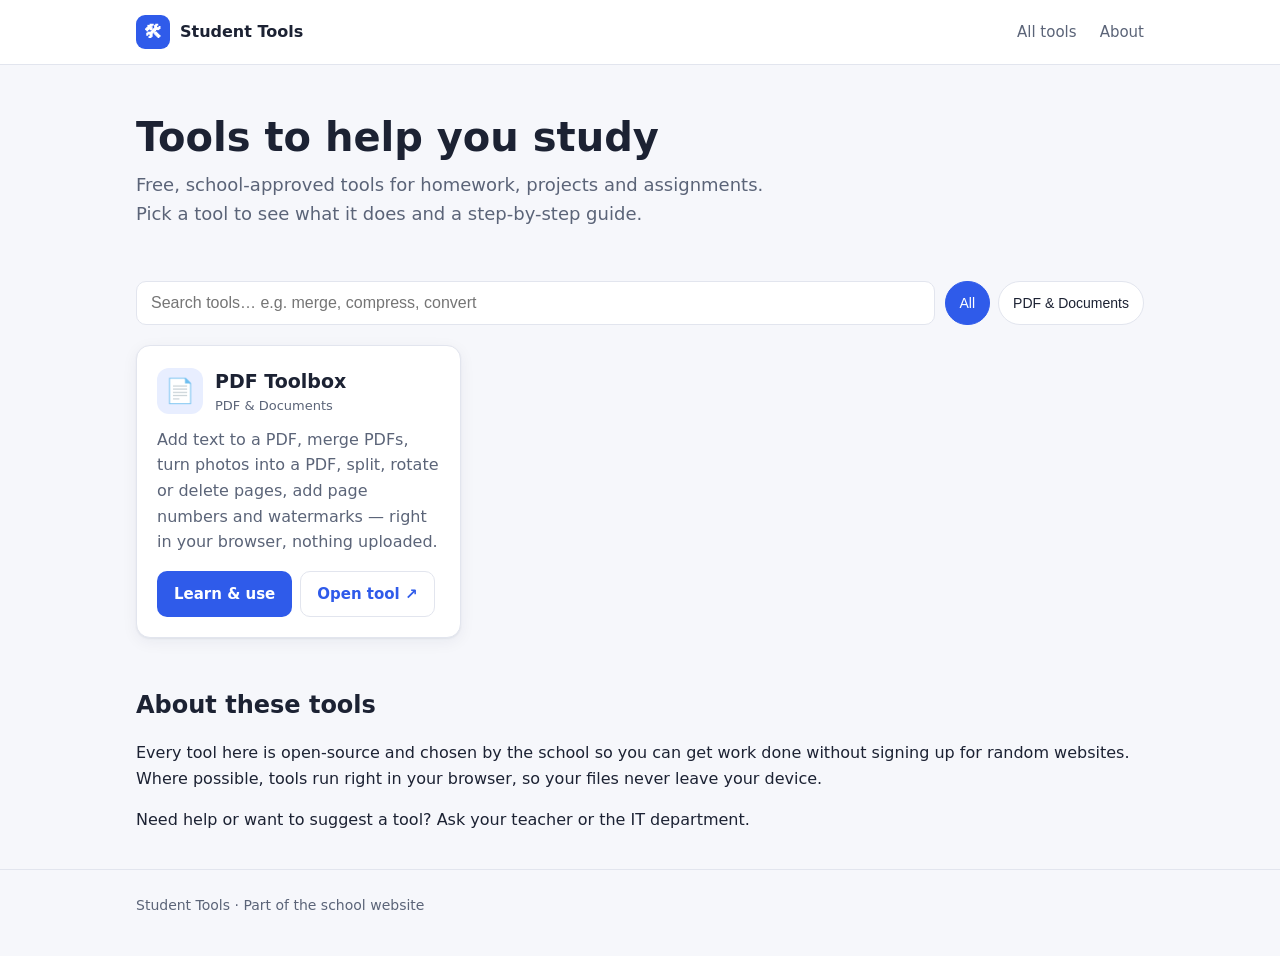
<file: index.html>
<!doctype html>
<html lang="en">
<head>
  <meta charset="utf-8">
  <meta name="viewport" content="width=device-width, initial-scale=1">
  <title>Student Tools</title>
  <meta name="description" content="Free, safe online tools to help students with homework, projects and documents.">
  <link rel="stylesheet" href="assets/style.css">
</head>
<body>
  <header class="site-header">
    <div class="wrap">
      <a class="brand" href="index.html"><span class="brand-mark">🛠</span> Student Tools</a>
      <nav>
        <a href="index.html">All tools</a>
        <a href="#about">About</a>
      </nav>
    </div>
  </header>

  <main class="wrap">
    <section class="hero">
      <h1>Tools to help you study</h1>
      <p>Free, school-approved tools for homework, projects and assignments. Pick a tool to see what it does and a step-by-step guide.</p>
    </section>

    <div class="controls">
      <input id="search" class="search" type="search" placeholder="Search tools… e.g. merge, compress, convert" aria-label="Search tools">
      <div id="chips" class="chips" role="group" aria-label="Filter by category"></div>
    </div>

    <div id="grid" class="grid" aria-live="polite"></div>

    <section id="about" class="block">
      <h2>About these tools</h2>
      <p>Every tool here is open-source and chosen by the school so you can get work done without signing up for random websites. Where possible, tools run right in your browser, so your files never leave your device.</p>
      <p>Need help or want to suggest a tool? Ask your teacher or the IT department.</p>
    </section>
  </main>

  <footer class="site-footer">
    <div class="wrap">Student Tools · Part of the school website</div>
  </footer>

  <script src="assets/tools.js"></script>
  <script>
    (function () {
      var grid = document.getElementById("grid");
      var search = document.getElementById("search");
      var chips = document.getElementById("chips");
      var activeCat = "All";

      var cats = ["All"].concat(
        TOOLS.map(function (t) { return t.category; })
             .filter(function (c, i, a) { return a.indexOf(c) === i; })
      );

      function esc(s) {
        return String(s).replace(/[&<>"']/g, function (c) {
          return { "&": "&amp;", "<": "&lt;", ">": "&gt;", '"': "&quot;", "'": "&#39;" }[c];
        });
      }

      function renderChips() {
        chips.innerHTML = cats.map(function (c) {
          return '<button class="chip" type="button" aria-pressed="' + (c === activeCat) + '" data-cat="' + esc(c) + '">' + esc(c) + "</button>";
        }).join("");
      }

      function renderGrid() {
        var q = search.value.trim().toLowerCase();
        var list = TOOLS.filter(function (t) {
          var inCat = activeCat === "All" || t.category === activeCat;
          var hay = (t.name + " " + t.summary + " " + t.category + " " + (t.tags || []).join(" ")).toLowerCase();
          return inCat && (!q || hay.indexOf(q) !== -1);
        });

        if (!list.length) {
          grid.innerHTML = '<p class="empty">No tools match your search.</p>';
          return;
        }

        grid.innerHTML = list.map(function (t) {
          return (
            '<article class="card" data-tool="' + esc(t.id) + '">' +
              '<div class="card-top">' +
                '<div class="card-icon" aria-hidden="true">' + esc(t.icon) + "</div>" +
                '<div><h3 data-field="name">' + esc(t.name) + '</h3><div class="cat" data-field="category">' + esc(t.category) + "</div></div>" +
              "</div>" +
              '<p data-field="summary">' + esc(t.summary) + "</p>" +
              '<div class="card-actions">' +
                '<a class="btn btn-primary" href="' + esc(t.page) + '">Learn &amp; use</a>' +
                '<a class="btn btn-ghost" href="' + esc(t.openUrl) + '" target="_blank" rel="noopener">Open tool ↗</a>' +
              "</div>" +
            "</article>"
          );
        }).join("");
      }

      chips.addEventListener("click", function (e) {
        var b = e.target.closest(".chip");
        if (!b) return;
        activeCat = b.getAttribute("data-cat");
        renderChips();
        renderGrid();
      });
      search.addEventListener("input", renderGrid);

      renderChips();
      renderGrid();
    })();
  </script>
</body>
</html>
</file>
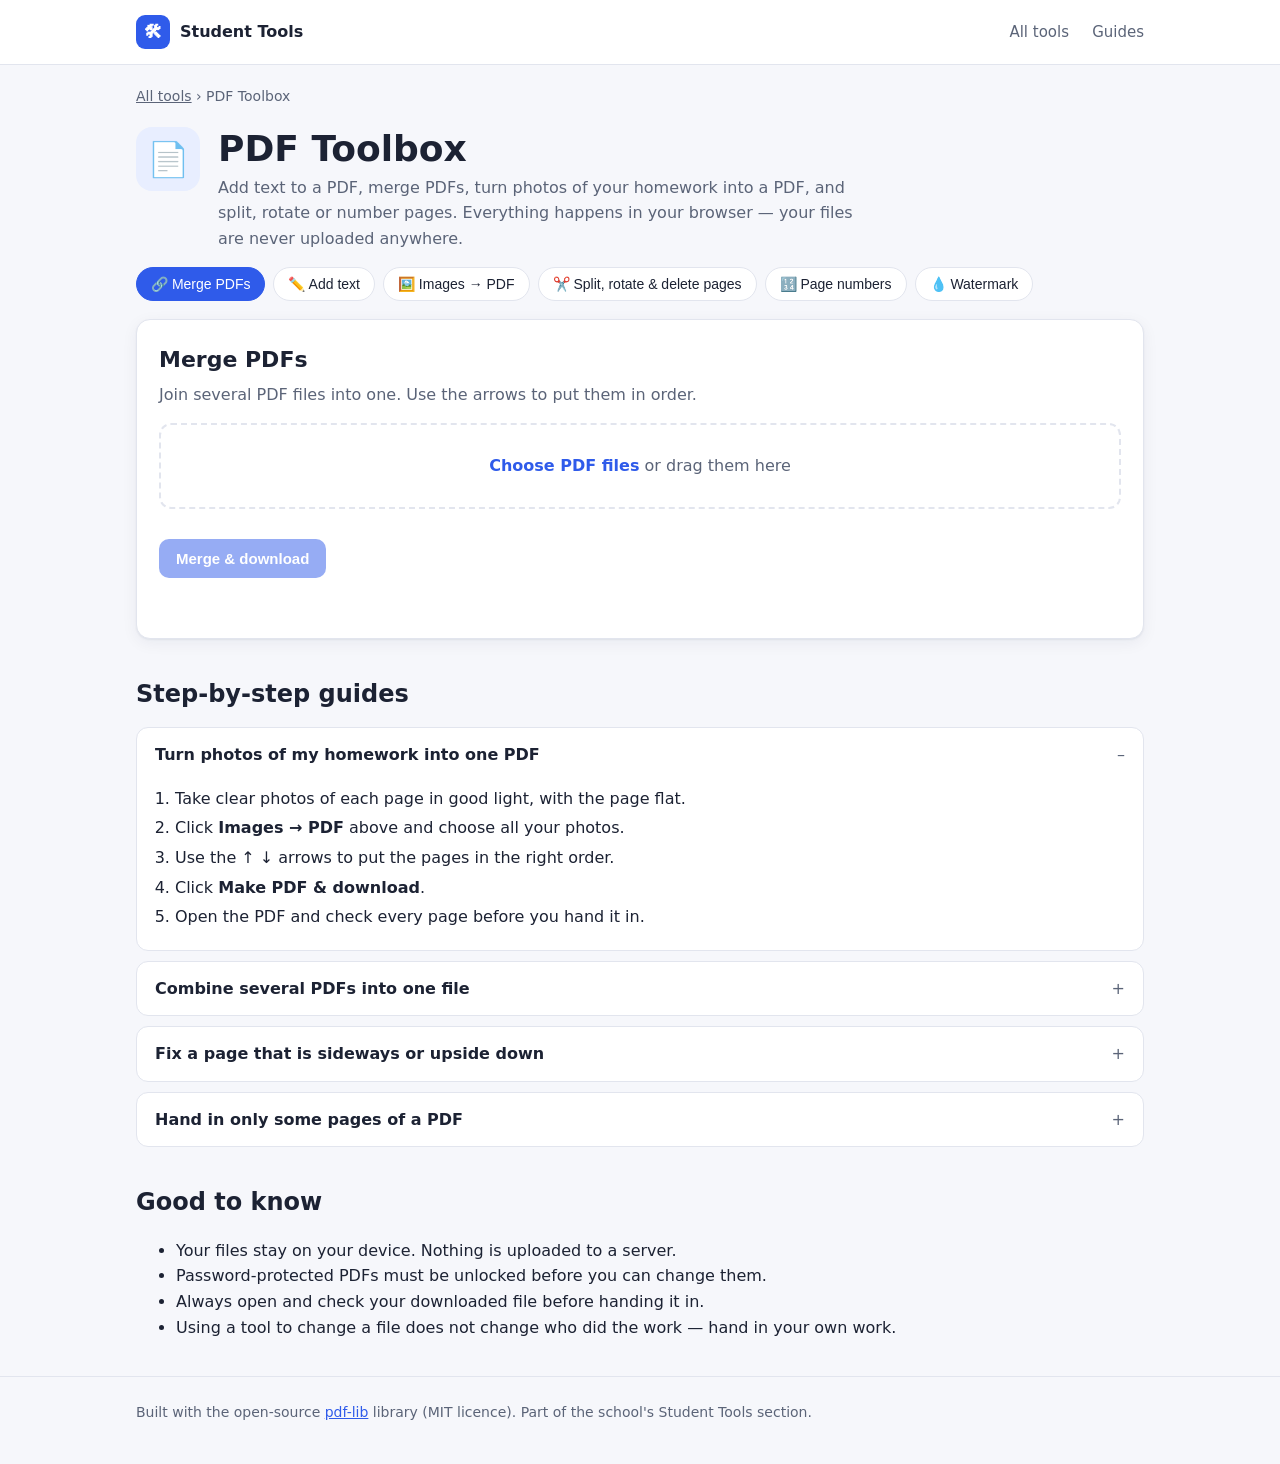
<file: tools/pdf-tools.html>
<!doctype html>
<html lang="en">
<head>
  <meta charset="utf-8">
  <meta name="viewport" content="width=device-width, initial-scale=1">
  <title>PDF Toolbox</title>
  <meta name="description" content="Merge PDFs, turn photos into a PDF, split, rotate, delete pages, add page numbers and watermarks — free, in your browser.">
  <link rel="stylesheet" href="../assets/style.css">
  <style>
    [hidden] { display: none !important; }
    .tabs { display: flex; flex-wrap: wrap; gap: 8px; margin: 8px 0 18px; }
    .panel {
      background: var(--surface); border: 1px solid var(--border);
      border-radius: var(--radius); box-shadow: var(--shadow); padding: 22px;
    }
    .panel h2 { margin: 0 0 4px; font-size: 22px; }
    .panel > p { margin: 0 0 16px; color: var(--muted); }
    .drop {
      display: block;
      border: 2px dashed var(--border); border-radius: 12px; padding: 28px 16px;
      text-align: center; color: var(--muted); cursor: pointer; transition: .15s;
    }
    .drop:hover, .drop.over { border-color: var(--accent); background: var(--accent-soft); color: var(--text); }
    .drop strong { color: var(--accent); }
    .drop input { display: none; }
    .files { list-style: none; padding: 0; margin: 14px 0 0; display: grid; gap: 8px; }
    .files li {
      display: flex; align-items: center; gap: 10px; padding: 10px 12px;
      border: 1px solid var(--border); border-radius: 10px; background: var(--bg);
    }
    .files .n { color: var(--muted); font-size: 14px; width: 22px; text-align: right; }
    .files .name { flex: 1; overflow: hidden; text-overflow: ellipsis; white-space: nowrap; }
    .files .size { color: var(--muted); font-size: 13px; }
    .files button {
      border: 1px solid var(--border); background: var(--surface); color: var(--text);
      border-radius: 8px; width: 32px; height: 32px; cursor: pointer; font-size: 14px;
    }
    .files button:hover { border-color: var(--accent); color: var(--accent); }
    .row { display: flex; flex-wrap: wrap; gap: 14px; align-items: flex-end; margin-top: 16px; }
    .field { display: flex; flex-direction: column; gap: 6px; font-size: 14px; font-weight: 600; }
    .field input, .field select {
      padding: 10px 12px; font-size: 15px; border: 1px solid var(--border);
      border-radius: 10px; background: var(--surface); color: var(--text); min-width: 180px; font-weight: 400;
    }
    .field small { font-weight: 400; color: var(--muted); }
    .status { margin-top: 14px; font-size: 15px; min-height: 1.6em; }
    .status.ok { color: var(--ok); }
    .status.err { color: #d33a3a; }
    .btn[disabled] { opacity: .5; cursor: not-allowed; }
    .info { margin-top: 12px; color: var(--muted); font-size: 14px; }

    /* Add text */
    .step { font-size: 16px; margin: 20px 0 10px; }
    .step:first-of-type { margin-top: 6px; }
    .field textarea {
      padding: 10px 12px; font: 15px/1.4 system-ui, sans-serif; border: 1px solid var(--border);
      border-radius: 10px; background: var(--surface); color: var(--text); min-width: 260px; min-height: 44px; resize: vertical;
    }
    .field input[type="color"] { min-width: 0; width: 56px; height: 42px; padding: 4px; }
    .check { display: flex; align-items: center; gap: 8px; font-size: 14px; font-weight: 600; padding-bottom: 10px; cursor: pointer; }
    .pager { display: flex; align-items: center; gap: 10px; margin: 16px 0 10px; flex-wrap: wrap; }
    .pager span { color: var(--muted); font-size: 14px; }
    .stage-wrap { overflow-x: auto; background: var(--bg); border: 1px solid var(--border); border-radius: 12px; padding: 14px; }
    .stage { position: relative; margin: 0 auto; box-shadow: 0 2px 12px rgba(0,0,0,.18); cursor: crosshair; touch-action: none; }
    .stage canvas { display: block; }
    .txt-item {
      position: absolute; white-space: pre; line-height: 1.2; font-family: Helvetica, Arial, sans-serif;
      cursor: move; user-select: none; outline: 1px dashed transparent;
    }
    .txt-item:hover { outline-color: rgba(47, 91, 234, .6); }
    .txt-item.sel { outline: 2px solid var(--accent); }
    .txt-item .x {
      position: absolute; top: -11px; right: -11px; width: 22px; height: 22px; border-radius: 50%;
      border: 0; background: #d33a3a; color: #fff; font: 700 12px/22px system-ui; cursor: pointer; padding: 0; display: none;
    }
    .txt-item.sel .x, .txt-item:hover .x { display: block; }
  </style>
</head>
<body>
  <header class="site-header">
    <div class="wrap">
      <a class="brand" href="../index.html"><span class="brand-mark">🛠</span> Student Tools</a>
      <nav>
        <a href="../index.html">All tools</a>
        <a href="#guides">Guides</a>
      </nav>
    </div>
  </header>

  <main class="wrap">
    <div class="crumbs"><a href="../index.html">All tools</a> › PDF Toolbox</div>

    <div class="tool-hero">
      <div class="card-icon" aria-hidden="true">📄</div>
      <div>
        <h1>PDF Toolbox</h1>
        <p>Add text to a PDF, merge PDFs, turn photos of your homework into a PDF, and split, rotate or number pages. Everything happens in your browser — your files are never uploaded anywhere.</p>
      </div>
    </div>

    <div class="tabs chips" role="tablist" aria-label="Choose a tool">
      <button class="chip" type="button" data-tab="merge" aria-pressed="true">🔗 Merge PDFs</button>
      <button class="chip" type="button" data-tab="text" aria-pressed="false">✏️ Add text</button>
      <button class="chip" type="button" data-tab="images" aria-pressed="false">🖼️ Images → PDF</button>
      <button class="chip" type="button" data-tab="pages" aria-pressed="false">✂️ Split, rotate &amp; delete pages</button>
      <button class="chip" type="button" data-tab="numbers" aria-pressed="false">🔢 Page numbers</button>
      <button class="chip" type="button" data-tab="watermark" aria-pressed="false">💧 Watermark</button>
    </div>

    <!-- MERGE -->
    <section class="panel" data-panel="merge">
      <h2>Merge PDFs</h2>
      <p>Join several PDF files into one. Use the arrows to put them in order.</p>
      <label class="drop"><input type="file" accept="application/pdf,.pdf" multiple data-input="merge">
        <strong>Choose PDF files</strong> or drag them here</label>
      <ul class="files" data-list="merge"></ul>
      <div class="row"><button class="btn btn-primary" type="button" data-run="merge" disabled>Merge &amp; download</button></div>
      <div class="status" data-status="merge"></div>
    </section>

    <!-- ADD TEXT -->
    <section class="panel" data-panel="text" hidden>
      <h2>Add text to a PDF</h2>
      <p>Fill in a form, add your name, or write a note.</p>

      <h3 class="step">1. Type your text</h3>
      <div class="row" style="margin-top:0">
        <label class="field">Your text
          <textarea data-opt="txtValue" rows="2" placeholder="e.g. Ali Khan — Class 9B"></textarea>
        </label>
        <label class="field">Size
          <select data-opt="txtSize">
            <option value="9">Small (9)</option>
            <option value="12" selected>Normal (12)</option>
            <option value="16">Large (16)</option>
            <option value="24">Heading (24)</option>
            <option value="36">Big (36)</option>
          </select>
        </label>
        <label class="field">Colour
          <input type="color" value="#111111" data-opt="txtColor">
        </label>
        <label class="check"><input type="checkbox" data-opt="txtBg"> White box behind text<br><small style="font-weight:400;color:var(--muted)">(covers old text)</small></label>
      </div>

      <h3 class="step">2. Choose your PDF</h3>
      <label class="drop"><input type="file" accept="application/pdf,.pdf" data-input="text">
        <strong>Choose a PDF</strong> or drag it here</label>
      <ul class="files" data-list="text"></ul>

      <div data-text-editor hidden>
        <h3 class="step">3. Click on the page where the text should go</h3>
        <div class="pager">
          <button class="btn btn-ghost" type="button" data-page="-1">‹ Previous</button>
          <span data-page-label>Page 1 of 1</span>
          <button class="btn btn-ghost" type="button" data-page="1">Next ›</button>
          <span>· Drag text to move it. Click text to change it, ✕ to delete.</span>
        </div>
        <div class="stage-wrap"><div class="stage" data-stage><canvas></canvas></div></div>
      </div>

      <div class="row">
        <button class="btn btn-primary" type="button" data-run="text" disabled>Download as PDF</button>
        <span class="info" data-nopdf style="margin:0 0 10px">No PDF? Skip step 2 — your text is saved as a new PDF.</span>
      </div>
      <div class="status" data-status="text"></div>
    </section>

    <!-- IMAGES -->
    <section class="panel" data-panel="images" hidden>
      <h2>Images → PDF</h2>
      <p>Turn photos or scans (JPG, PNG, WebP) into one PDF, one image per page.</p>
      <label class="drop"><input type="file" accept="image/*" multiple data-input="images">
        <strong>Choose images</strong> or drag them here</label>
      <ul class="files" data-list="images"></ul>
      <div class="row">
        <label class="field">Page size
          <select data-opt="imgSize">
            <option value="a4">A4 (best for printing)</option>
            <option value="letter">Letter</option>
            <option value="fit">Same size as the image</option>
          </select>
        </label>
        <button class="btn btn-primary" type="button" data-run="images" disabled>Make PDF &amp; download</button>
      </div>
      <div class="status" data-status="images"></div>
    </section>

    <!-- PAGES -->
    <section class="panel" data-panel="pages" hidden>
      <h2>Split, rotate &amp; delete pages</h2>
      <p>Pick one PDF, then choose what to do with which pages.</p>
      <label class="drop"><input type="file" accept="application/pdf,.pdf" data-input="pages">
        <strong>Choose a PDF</strong> or drag it here</label>
      <ul class="files" data-list="pages"></ul>
      <div class="row">
        <label class="field">What to do
          <select data-opt="pageAction">
            <option value="extract">Keep only these pages (extract)</option>
            <option value="delete">Delete these pages</option>
            <option value="rotate">Rotate these pages</option>
            <option value="split">Split into one file per page</option>
          </select>
        </label>
        <label class="field">Pages <small>e.g. 1-3, 5 — leave empty for all</small>
          <input type="text" data-opt="pageRange" placeholder="all pages">
        </label>
        <label class="field" data-show="rotate">Turn by
          <select data-opt="rotateBy">
            <option value="90">90° right ↻</option>
            <option value="180">180° (upside down)</option>
            <option value="270">90° left ↺</option>
          </select>
        </label>
        <button class="btn btn-primary" type="button" data-run="pages" disabled>Apply &amp; download</button>
      </div>
      <div class="status" data-status="pages"></div>
    </section>

    <!-- NUMBERS -->
    <section class="panel" data-panel="numbers" hidden>
      <h2>Add page numbers</h2>
      <p>Put page numbers at the bottom of every page of your assignment.</p>
      <label class="drop"><input type="file" accept="application/pdf,.pdf" data-input="numbers">
        <strong>Choose a PDF</strong> or drag it here</label>
      <ul class="files" data-list="numbers"></ul>
      <div class="row">
        <label class="field">Position
          <select data-opt="numPos">
            <option value="center">Bottom centre</option>
            <option value="right">Bottom right</option>
            <option value="left">Bottom left</option>
          </select>
        </label>
        <label class="field">Style
          <select data-opt="numStyle">
            <option value="n">1, 2, 3</option>
            <option value="page">Page 1 of 10</option>
          </select>
        </label>
        <label class="field">Start counting at page
          <input type="number" min="1" value="1" data-opt="numFrom">
        </label>
        <button class="btn btn-primary" type="button" data-run="numbers" disabled>Add numbers &amp; download</button>
      </div>
      <div class="status" data-status="numbers"></div>
    </section>

    <!-- WATERMARK -->
    <section class="panel" data-panel="watermark" hidden>
      <h2>Add a watermark</h2>
      <p>Stamp your name or a word like “DRAFT” across every page.</p>
      <label class="drop"><input type="file" accept="application/pdf,.pdf" data-input="watermark">
        <strong>Choose a PDF</strong> or drag it here</label>
      <ul class="files" data-list="watermark"></ul>
      <div class="row">
        <label class="field">Text
          <input type="text" value="DRAFT" maxlength="60" data-opt="wmText">
        </label>
        <label class="field">Strength
          <select data-opt="wmOpacity">
            <option value="0.12">Light</option>
            <option value="0.25" selected>Medium</option>
            <option value="0.45">Strong</option>
          </select>
        </label>
        <button class="btn btn-primary" type="button" data-run="watermark" disabled>Add watermark &amp; download</button>
      </div>
      <div class="status" data-status="watermark"></div>
    </section>

    <section id="guides" class="block">
      <h2>Step-by-step guides</h2>

      <details class="guide" open>
        <summary>Turn photos of my homework into one PDF</summary>
        <div class="body">
          <ol>
            <li>Take clear photos of each page in good light, with the page flat.</li>
            <li>Click <strong>Images → PDF</strong> above and choose all your photos.</li>
            <li>Use the ↑ ↓ arrows to put the pages in the right order.</li>
            <li>Click <strong>Make PDF &amp; download</strong>.</li>
            <li>Open the PDF and check every page before you hand it in.</li>
          </ol>
        </div>
      </details>

      <details class="guide">
        <summary>Combine several PDFs into one file</summary>
        <div class="body">
          <ol>
            <li>Click <strong>Merge PDFs</strong> and choose all the files.</li>
            <li>Put them in order with the arrows.</li>
            <li>Click <strong>Merge &amp; download</strong>.</li>
          </ol>
        </div>
      </details>

      <details class="guide">
        <summary>Fix a page that is sideways or upside down</summary>
        <div class="body">
          <ol>
            <li>Click <strong>Split, rotate &amp; delete pages</strong> and choose your PDF.</li>
            <li>Set <strong>What to do</strong> to <em>Rotate these pages</em>.</li>
            <li>Type the page number (for example <code>3</code>) and choose how far to turn it.</li>
            <li>Click <strong>Apply &amp; download</strong>.</li>
          </ol>
        </div>
      </details>

      <details class="guide">
        <summary>Hand in only some pages of a PDF</summary>
        <div class="body">
          <ol>
            <li>Click <strong>Split, rotate &amp; delete pages</strong> and choose your PDF.</li>
            <li>Choose <em>Keep only these pages</em> and type the pages, e.g. <code>2-4, 7</code>.</li>
            <li>Click <strong>Apply &amp; download</strong>.</li>
          </ol>
        </div>
      </details>
    </section>

    <section class="block">
      <h2>Good to know</h2>
      <ul>
        <li>Your files stay on your device. Nothing is uploaded to a server.</li>
        <li>Password-protected PDFs must be unlocked before you can change them.</li>
        <li>Always open and check your downloaded file before handing it in.</li>
        <li>Using a tool to change a file does not change who did the work — hand in your own work.</li>
      </ul>
    </section>
  </main>

  <footer class="site-footer">
    <div class="wrap">
      Built with the open-source <a href="https://pdf-lib.js.org" target="_blank" rel="noopener">pdf-lib</a> library (MIT licence).
      Part of the school's Student Tools section.
    </div>
  </footer>

  <script src="../assets/vendor/pdf-lib.min.js"></script>
  <script src="../assets/vendor/pdfjs/pdf.min.js"></script>
  <script>
  (function () {
    var L = window.PDFLib;
    var files = { merge: [], images: [], pages: [], numbers: [], watermark: [], text: [] };
    var multi = { merge: true, images: true };

    function $(sel) { return document.querySelector(sel); }
    function opt(name) { return $('[data-opt="' + name + '"]').value; }
    function esc(s) {
      return String(s).replace(/[&<>"']/g, function (c) {
        return { "&": "&amp;", "<": "&lt;", ">": "&gt;", '"': "&quot;", "'": "&#39;" }[c];
      });
    }
    function size(n) {
      return n > 1048576 ? (n / 1048576).toFixed(1) + " MB" : Math.max(1, Math.round(n / 1024)) + " KB";
    }
    function status(tool, msg, kind) {
      var el = $('[data-status="' + tool + '"]');
      el.textContent = msg || "";
      el.className = "status" + (kind ? " " + kind : "");
    }
    function baseName(f) { return f.name.replace(/\.[^.]+$/, ""); }

    function download(bytes, name) {
      var blob = new Blob([bytes], { type: "application/pdf" });
      var url = URL.createObjectURL(blob);
      var a = document.createElement("a");
      a.href = url; a.download = name;
      document.body.appendChild(a); a.click(); a.remove();
      setTimeout(function () { URL.revokeObjectURL(url); }, 60000);
    }

    function loadPdf(file) {
      return file.arrayBuffer().then(function (buf) {
        return L.PDFDocument.load(buf).catch(function (e) {
          if (/encrypt/i.test(String(e && e.message))) {
            throw new Error("“" + file.name + "” is password-protected. Unlock it first, then try again.");
          }
          throw new Error("“" + file.name + "” could not be opened. Is it a real PDF file?");
        });
      });
    }

    // Parse "1-3, 5, 8-" into zero-based page indexes. Empty = all pages.
    function parseRange(text, count) {
      text = String(text || "").trim();
      if (!text) return Array.from({ length: count }, function (_, i) { return i; });
      var out = [];
      text.split(/[,;\s]+/).forEach(function (part) {
        if (!part) return;
        var m = part.match(/^(\d*)\s*-\s*(\d*)$/);
        var a, b;
        if (m) { a = m[1] ? +m[1] : 1; b = m[2] ? +m[2] : count; }
        else if (/^\d+$/.test(part)) { a = b = +part; }
        else throw new Error("I don't understand “" + part + "”. Use numbers like 1-3, 5.");
        if (a < 1 || b > count || a > b) throw new Error("Page " + part + " doesn't exist — this PDF has " + count + " page" + (count === 1 ? "" : "s") + ".");
        for (var i = a; i <= b; i++) if (out.indexOf(i - 1) === -1) out.push(i - 1);
      });
      if (!out.length) throw new Error("Type the page numbers, e.g. 1-3, 5.");
      return out;
    }

    // ---------- tabs ----------
    var tabs = document.querySelectorAll("[data-tab]");
    tabs.forEach(function (t) {
      t.addEventListener("click", function () {
        tabs.forEach(function (x) { x.setAttribute("aria-pressed", String(x === t)); });
        document.querySelectorAll("[data-panel]").forEach(function (p) {
          p.hidden = p.getAttribute("data-panel") !== t.getAttribute("data-tab");
        });
      });
    });

    // ---------- file lists ----------
    function render(tool) {
      var list = $('[data-list="' + tool + '"]');
      var arr = files[tool];
      list.innerHTML = arr.map(function (f, i) {
        return '<li><span class="n">' + (i + 1) + '.</span><span class="name" title="' + esc(f.name) + '">' + esc(f.name) +
          '</span><span class="size">' + size(f.size) + "</span>" +
          (multi[tool] ? '<button type="button" data-move="-1" data-i="' + i + '" aria-label="Move up">↑</button>' +
                         '<button type="button" data-move="1" data-i="' + i + '" aria-label="Move down">↓</button>' : "") +
          '<button type="button" data-remove="' + i + '" aria-label="Remove">✕</button></li>';
      }).join("");
      var need = tool === "merge" ? 2 : 1;
      $('[data-run="' + tool + '"]').disabled = arr.length < need;
      if (tool === "merge" && arr.length === 1) status(tool, "Add at least one more PDF to merge.");
      else if (!arr.length) status(tool, "");
      if (tool === "text") { textEditor.load(arr[0]); return; }
      if (tool !== "merge" && tool !== "images" && arr.length) showPageCount(tool);
    }

    function showPageCount(tool) {
      loadPdf(files[tool][0]).then(function (doc) {
        var n = doc.getPageCount();
        status(tool, "This PDF has " + n + " page" + (n === 1 ? "" : "s") + ".");
      }).catch(function (e) { status(tool, e.message, "err"); });
    }

    function addFiles(tool, list) {
      var isImg = tool === "images";
      var picked = Array.from(list).filter(function (f) {
        return isImg ? /^image\//.test(f.type) || /\.(jpe?g|png|webp|gif|bmp)$/i.test(f.name)
                     : f.type === "application/pdf" || /\.pdf$/i.test(f.name);
      });
      if (!picked.length) { status(tool, isImg ? "Please choose image files." : "Please choose PDF files.", "err"); return; }
      files[tool] = multi[tool] ? files[tool].concat(picked) : [picked[0]];
      render(tool);
    }

    document.querySelectorAll("[data-input]").forEach(function (input) {
      var tool = input.getAttribute("data-input");
      var drop = input.closest(".drop");
      input.addEventListener("change", function () { addFiles(tool, input.files); input.value = ""; });
      ["dragenter", "dragover"].forEach(function (ev) {
        drop.addEventListener(ev, function (e) { e.preventDefault(); drop.classList.add("over"); });
      });
      ["dragleave", "drop"].forEach(function (ev) {
        drop.addEventListener(ev, function (e) { e.preventDefault(); drop.classList.remove("over"); });
      });
      drop.addEventListener("drop", function (e) { addFiles(tool, e.dataTransfer.files); });
    });

    document.querySelectorAll("[data-list]").forEach(function (list) {
      var tool = list.getAttribute("data-list");
      list.addEventListener("click", function (e) {
        var b = e.target.closest("button");
        if (!b) return;
        var arr = files[tool];
        if (b.hasAttribute("data-remove")) {
          arr.splice(+b.getAttribute("data-remove"), 1);
        } else {
          var i = +b.getAttribute("data-i"), j = i + +b.getAttribute("data-move");
          if (j < 0 || j >= arr.length) return;
          var t = arr[i]; arr[i] = arr[j]; arr[j] = t;
        }
        render(tool);
      });
    });

    // show "Turn by" only for rotate
    var actionSel = $('[data-opt="pageAction"]');
    function syncAction() {
      $('[data-show="rotate"]').hidden = actionSel.value !== "rotate";
      $('[data-opt="pageRange"]').closest(".field").hidden = actionSel.value === "split";
    }
    actionSel.addEventListener("change", syncAction);
    syncAction();

    // ---------- actions ----------
    var actions = {
      text: function () {
        if (!files.text.length) return newPdfFromText();
        var f = files.text[0], items = textEditor.items(), doc, font;
        return loadPdf(f).then(function (d) { doc = d; return doc.embedFont(L.StandardFonts.Helvetica); })
          .then(function (fnt) {
            font = fnt;
            return items.reduce(function (p, it) {
              return p.then(function () {
                var pg = doc.getPage(it.page), box = visibleBox(pg);
                var lines = it.text.split("\n"), lh = it.size * LINE;
                var w = lines.reduce(function (m, ln) { return Math.max(m, lineWidth(font, ln, it.size)); }, 0);
                var top = box.h - it.y; // distance from bottom of page to top of the text box
                if (it.bg) {
                  rectUpright(pg, box, it.x - 1, top - lines.length * lh, w + 2, lines.length * lh, { color: L.rgb(1, 1, 1) });
                }
                return lines.reduce(function (q, ln, k) {
                  return q.then(function () {
                    if (!ln) return;
                    if (canWrite(font, ln)) {
                      drawUpright(pg, box, ln, it.x, top - k * lh - it.size * BASE, { size: it.size, font: font, color: hexToRgb(it.color) });
                      return;
                    }
                    return lineImage(doc, ln, it.size, it.color).then(function (im) {
                      imageUpright(pg, box, im.image, it.x, top - (k + 1) * lh, im.w, im.h);
                    });
                  });
                }, Promise.resolve());
              });
            }, Promise.resolve());
          }).then(function () { return doc.save(); }).then(function (b) {
            download(b, baseName(f) + "-edited.pdf");
            return "Done! Saved " + baseName(f) + "-edited.pdf with " + items.length + " text" + (items.length === 1 ? "" : "s") + " added.";
          });
      },

      merge: function () {
        var out;
        return L.PDFDocument.create().then(function (d) {
          out = d;
          return files.merge.reduce(function (p, f) {
            return p.then(function () { return loadPdf(f); }).then(function (src) {
              return out.copyPages(src, src.getPageIndices());
            }).then(function (pages) { pages.forEach(function (pg) { out.addPage(pg); }); });
          }, Promise.resolve());
        }).then(function () { return out.save(); }).then(function (bytes) {
          download(bytes, "merged.pdf");
          return "Done! " + files.merge.length + " files merged into merged.pdf (" + out.getPageCount() + " pages).";
        });
      },

      images: function () {
        var sizes = { a4: [595.28, 841.89], letter: [612, 792] };
        var mode = opt("imgSize");
        var out;
        return L.PDFDocument.create().then(function (d) {
          out = d;
          return files.images.reduce(function (p, f) {
            return p.then(function () { return embedImage(out, f); }).then(function (img) {
              var w = img.width, h = img.height, page;
              if (mode === "fit") {
                page = out.addPage([w, h]);
                page.drawImage(img, { x: 0, y: 0, width: w, height: h });
              } else {
                var ps = sizes[mode].slice();
                if (w > h) ps.reverse(); // landscape photo → landscape page
                page = out.addPage(ps);
                var m = 24, s = Math.min((ps[0] - 2 * m) / w, (ps[1] - 2 * m) / h);
                page.drawImage(img, { x: (ps[0] - w * s) / 2, y: (ps[1] - h * s) / 2, width: w * s, height: h * s });
              }
            });
          }, Promise.resolve());
        }).then(function () { return out.save(); }).then(function (bytes) {
          var name = files.images.length === 1 ? baseName(files.images[0]) + ".pdf" : "images.pdf";
          download(bytes, name);
          return "Done! " + files.images.length + " image" + (files.images.length === 1 ? "" : "s") + " saved as " + name + ".";
        });
      },

      pages: function () {
        var f = files.pages[0], action = actionSel.value;
        return loadPdf(f).then(function (src) {
          var count = src.getPageCount();
          var name = baseName(f);
          if (action === "split") {
            if (count > 50 && !confirmSplit(count)) return "Cancelled.";
            return src.getPageIndices().reduce(function (p, i) {
              return p.then(function () { return L.PDFDocument.create(); }).then(function (one) {
                return one.copyPages(src, [i]).then(function (pg) { one.addPage(pg[0]); return one.save(); });
              }).then(function (bytes) {
                download(bytes, name + "-page-" + (i + 1) + ".pdf");
                return new Promise(function (r) { setTimeout(r, 250); });
              });
            }, Promise.resolve()).then(function () {
              return "Done! " + count + " files downloaded (one per page). If your browser asks, allow multiple downloads.";
            });
          }
          var sel = parseRange(opt("pageRange"), count);
          if (action === "rotate") {
            var by = +opt("rotateBy");
            sel.forEach(function (i) {
              var pg = src.getPage(i);
              pg.setRotation(L.degrees((pg.getRotation().angle + by) % 360));
            });
            return src.save().then(function (b) {
              download(b, name + "-rotated.pdf");
              return "Done! Rotated " + sel.length + " page" + (sel.length === 1 ? "" : "s") + ".";
            });
          }
          var keep = action === "extract"
            ? sel.slice().sort(function (a, b) { return a - b; })
            : src.getPageIndices().filter(function (i) { return sel.indexOf(i) === -1; });
          if (!keep.length) throw new Error("That would remove every page. Choose fewer pages to delete.");
          return L.PDFDocument.create().then(function (out) {
            return out.copyPages(src, keep).then(function (pgs) {
              pgs.forEach(function (pg) { out.addPage(pg); });
              return out.save();
            });
          }).then(function (b) {
            download(b, name + (action === "extract" ? "-extract.pdf" : "-edited.pdf"));
            return "Done! New PDF has " + keep.length + " page" + (keep.length === 1 ? "" : "s") + ".";
          });
        });
      },

      numbers: function () {
        var f = files.numbers[0];
        var pos = opt("numPos"), style = opt("numStyle");
        var from = Math.max(1, parseInt(opt("numFrom"), 10) || 1);
        var doc;
        return loadPdf(f).then(function (d) { doc = d; return doc.embedFont(L.StandardFonts.Helvetica); })
          .then(function (font) {
            var pages = doc.getPages(), total = pages.length - from + 1;
            if (from > pages.length) throw new Error("This PDF only has " + pages.length + " pages.");
            pages.forEach(function (pg, i) {
              if (i + 1 < from) return;
              var n = i + 2 - from;
              var label = style === "page" ? "Page " + n + " of " + total : String(n);
              var size = 11, tw = font.widthOfTextAtSize(label, size);
              var box = visibleBox(pg);
              var x = pos === "left" ? 36 : pos === "right" ? box.w - 36 - tw : (box.w - tw) / 2;
              drawUpright(pg, box, label, x, 24, { size: size, font: font, color: L.rgb(0.25, 0.25, 0.25) });
            });
            return doc.save();
          }).then(function (b) {
            download(b, baseName(f) + "-numbered.pdf");
            return "Done! Page numbers added.";
          });
      },

      watermark: function () {
        var f = files.watermark[0];
        var text = opt("wmText").trim();
        if (!text) return Promise.reject(new Error("Type the watermark text first."));
        var op = +opt("wmOpacity");
        var doc;
        return loadPdf(f).then(function (d) { doc = d; return doc.embedFont(L.StandardFonts.HelveticaBold); })
          .then(function (font) {
            doc.getPages().forEach(function (pg) {
              var box = visibleBox(pg);
              var diag = Math.sqrt(box.w * box.w + box.h * box.h);
              var size = Math.min(110, (diag * 0.7) / Math.max(1, font.widthOfTextAtSize(text, 1)));
              var tw = font.widthOfTextAtSize(text, size);
              var ang = Math.atan2(box.h, box.w);
              var x = box.w / 2 - (tw / 2) * Math.cos(ang) + (size / 3) * Math.sin(ang);
              var y = box.h / 2 - (tw / 2) * Math.sin(ang) - (size / 3) * Math.cos(ang);
              drawUpright(pg, box, text, x, y, {
                size: size, font: font, color: L.rgb(0.75, 0.1, 0.1), opacity: op,
                rotate: ang * 180 / Math.PI
              });
            });
            return doc.save();
          }).then(function (b) {
            download(b, baseName(f) + "-watermark.pdf");
            return "Done! Watermark added to every page.";
          });
      }
    };

    // Width/height of the visible page area as the reader sees it (after any rotation).
    function visibleBox(pg) {
      var c = pg.getCropBox(), r = ((pg.getRotation().angle % 360) + 360) % 360;
      var b = { r: r, pw: c.width, ph: c.height, ox: c.x, oy: c.y };
      if (r === 90 || r === 270) { b.w = c.height; b.h = c.width; } else { b.w = c.width; b.h = c.height; }
      return b;
    }
    // Convert an "as seen" point (from bottom-left of the visible page) to PDF coordinates.
    function toPdf(box, x, y) {
      var r = box.r, X = x, Y = y;
      if (r === 90) { X = box.pw - y; Y = x; }
      else if (r === 180) { X = box.pw - x; Y = box.ph - y; }
      else if (r === 270) { X = y; Y = box.ph - x; }
      return { x: X + box.ox, y: Y + box.oy, rotate: r };
    }
    // Draw text at (x, y) in "as seen" coordinates, so it is upright even on rotated pages.
    function drawUpright(pg, box, text, x, y, o) {
      var p = toPdf(box, x, y);
      pg.drawText(text, Object.assign({}, o, { x: p.x, y: p.y, rotate: L.degrees((o.rotate || 0) + p.rotate) }));
    }
    function rectUpright(pg, box, x, y, w, h, o) {
      var p = toPdf(box, x, y);
      pg.drawRectangle(Object.assign({}, o, { x: p.x, y: p.y, width: w, height: h, rotate: L.degrees(p.rotate) }));
    }
    function hexToRgb(hex) {
      var n = parseInt(String(hex).replace("#", ""), 16) || 0;
      return L.rgb(((n >> 16) & 255) / 255, ((n >> 8) & 255) / 255, (n & 255) / 255);
    }


    // ---------- text helpers ----------
    // The built-in PDF font only knows English/European letters. Anything else
    // (Urdu, emoji, ...) is drawn by the browser onto a sharp image instead.
    function canWrite(font, s) {
      try { font.widthOfTextAtSize(s, 10); return true; } catch (e) { return false; }
    }
    var mctx = document.createElement("canvas").getContext("2d");
    function cssFont(px) { return px + 'px Helvetica, Arial, "Segoe UI Emoji", "Apple Color Emoji", "Noto Color Emoji", "Noto Nastaliq Urdu", sans-serif'; }
    function lineWidth(font, s, size) {
      if (canWrite(font, s)) return font.widthOfTextAtSize(s, size);
      mctx.font = cssFont(size);
      return mctx.measureText(s).width;
    }
    var SHARP = 4; // image resolution: 4 pixels per point
    function lineImage(doc, s, size, color) {
      var w = lineWidth(null, s, size) + size * 0.2, h = size * LINE;
      var c = document.createElement("canvas");
      c.width = Math.ceil(w * SHARP); c.height = Math.ceil(h * SHARP);
      var ctx = c.getContext("2d");
      ctx.scale(SHARP, SHARP);
      ctx.font = cssFont(size);
      ctx.fillStyle = color;
      ctx.textBaseline = "alphabetic";
      ctx.fillText(s, 0, size * BASE);
      return new Promise(function (res) { c.toBlob(res, "image/png"); })
        .then(function (blob) { return blob.arrayBuffer(); })
        .then(function (buf) { return doc.embedPng(buf); })
        .then(function (image) { return { image: image, w: c.width / SHARP, h: c.height / SHARP }; });
    }
    function imageUpright(pg, box, image, x, y, w, h) {
      var p = toPdf(box, x, y);
      pg.drawImage(image, { x: p.x, y: p.y, width: w, height: h, rotate: L.degrees(p.rotate) });
    }
    // Break text into lines that fit maxW points.
    function wrapText(font, text, size, maxW) {
      var out = [];
      text.split("\n").forEach(function (para) {
        if (!para.trim()) { out.push(""); return; }
        var line = "";
        para.split(/(\s+)/).forEach(function (word) {
          var test = line + word;
          if (!line || lineWidth(font, test.trimEnd(), size) <= maxW) { line = test; return; }
          out.push(line.trimEnd());
          line = word.trim() ? word : "";
          while (line && lineWidth(font, line, size) > maxW) { // very long word: cut it
            var k = line.length - 1;
            while (k > 1 && lineWidth(font, line.slice(0, k), size) > maxW) k--;
            out.push(line.slice(0, k)); line = line.slice(k);
          }
        });
        out.push(line.trimEnd());
      });
      return out;
    }
    // No PDF chosen: make a new A4 PDF from the typed text.
    function newPdfFromText() {
      var text = $('[data-opt="txtValue"]').value.replace(/\s+$/, "");
      if (!text) return Promise.reject(new Error("Type your text in box 1 first."));
      var size = +$('[data-opt="txtSize"]').value, color = $('[data-opt="txtColor"]').value;
      var W = 595.28, H = 841.89, M = 56, lh = size * LINE, doc, font;
      return L.PDFDocument.create().then(function (d) { doc = d; return doc.embedFont(L.StandardFonts.Helvetica); })
        .then(function (fnt) {
          font = fnt;
          var lines = wrapText(font, text, size, W - 2 * M);
          var page = null, y = 0;
          return lines.reduce(function (p, ln) {
            return p.then(function () {
              if (!page || y - lh < M) { page = doc.addPage([W, H]); y = H - M; }
              var top = y; y -= lh;
              if (!ln) return;
              if (canWrite(font, ln)) {
                page.drawText(ln, { x: M, y: top - size * BASE, size: size, font: font, color: hexToRgb(color) });
                return;
              }
              return lineImage(doc, ln, size, color).then(function (im) {
                page.drawImage(im.image, { x: M, y: top - im.h, width: im.w, height: im.h });
              });
            });
          }, Promise.resolve());
        }).then(function () { return doc.save(); }).then(function (b) {
          download(b, "my-text.pdf");
          var n = doc.getPageCount();
          return "Done! Saved my-text.pdf (" + n + " page" + (n === 1 ? "" : "s") + ").";
        });
    }

    // ---------- Add text: page preview + placing text ----------
    var LINE = 1.2, BASE = 0.95; // line height and baseline position (× font size), same as the preview
    var textEditor = (function () {
      var PJ = window.pdfjsLib;
      if (PJ) PJ.GlobalWorkerOptions.workerSrc = "../assets/vendor/pdfjs/pdf.worker.min.js";
      var wrap = $("[data-text-editor]"), stage = $("[data-stage]"), canvas = stage.querySelector("canvas");
      var label = $("[data-page-label]"), runBtn = $('[data-run="text"]'), noPdfHint = $("[data-nopdf]");
      var inText = $('[data-opt="txtValue"]'), inSize = $('[data-opt="txtSize"]'),
          inColor = $('[data-opt="txtColor"]'), inBg = $('[data-opt="txtBg"]');
      var doc = null, pageNo = 0, scale = 1, items = [], sel = -1, token = 0, renderTask = null;

      function sync() {
        runBtn.disabled = doc ? !items.length : (files.text.length > 0 || !inText.value.trim());
        runBtn.textContent = doc || files.text.length ? "Save & download" : "Download as PDF";
        noPdfHint.hidden = !!(doc || files.text.length);
      }

      function reset() {
        if (doc) doc.destroy();
        doc = null; items = []; sel = -1; wrap.hidden = true; sync();
      }

      function load(file) {
        reset();
        if (!file) return;
        if (!PJ) { status("text", "The page preview didn't load. Refresh the page and try again.", "err"); return; }
        var my = ++token;
        status("text", "Opening…");
        file.arrayBuffer().then(function (buf) {
          return PJ.getDocument({ data: new Uint8Array(buf) }).promise;
        }).then(function (d) {
          if (my !== token) { d.destroy(); return; }
          doc = d; pageNo = 0; wrap.hidden = false;
          status("text", inText.value.trim() ? "Now click on the page where your text should go." : "Type your text in box 1, then click on the page where it should go.");
          return show();
        }).catch(function (e) {
          if (my !== token) return;
          status("text", /password/i.test(e && e.name + e.message)
            ? "“" + file.name + "” is password-protected. Unlock it first, then try again."
            : "“" + file.name + "” could not be opened. Is it a real PDF file?", "err");
        });
      }

      function show() {
        if (!doc) return;
        label.textContent = "Page " + (pageNo + 1) + " of " + doc.numPages;
        return doc.getPage(pageNo + 1).then(function (page) {
          var base = page.getViewport({ scale: 1 });
          var avail = Math.max(260, wrap.querySelector(".stage-wrap").clientWidth - 30);
          scale = Math.min(1.6, avail / base.width);
          var vp = page.getViewport({ scale: scale });
          var dpr = window.devicePixelRatio || 1;
          canvas.width = Math.floor(vp.width * dpr); canvas.height = Math.floor(vp.height * dpr);
          canvas.style.width = vp.width + "px"; canvas.style.height = vp.height + "px";
          stage.style.width = vp.width + "px"; stage.style.height = vp.height + "px";
          if (renderTask) renderTask.cancel();
          renderTask = page.render({ canvasContext: canvas.getContext("2d"), viewport: vp,
                                     transform: dpr !== 1 ? [dpr, 0, 0, dpr, 0, 0] : null });
          drawItems();
          return renderTask.promise.catch(function () {});
        });
      }

      function drawItems() {
        stage.querySelectorAll(".txt-item").forEach(function (n) { n.remove(); });
        items.forEach(function (it, i) {
          if (it.page !== pageNo) return;
          var d = document.createElement("div");
          d.className = "txt-item" + (i === sel ? " sel" : "");
          d.setAttribute("data-i", i);
          d.textContent = it.text;
          d.style.left = it.x * scale + "px";
          d.style.top = it.y * scale + "px";
          d.style.fontSize = it.size * scale + "px";
          d.style.color = it.color;
          d.style.background = it.bg ? "#fff" : "transparent";
          var x = document.createElement("button");
          x.type = "button"; x.className = "x"; x.textContent = "✕"; x.setAttribute("aria-label", "Delete this text");
          d.appendChild(x);
          stage.appendChild(d);
        });
        sync();
      }

      function current() {
        return { text: inText.value.replace(/\s+$/, ""), size: +inSize.value, color: inColor.value, bg: inBg.checked };
      }

      // Click empty page → add text. Click text → select it. Drag text → move.
      var drag = null;
      stage.addEventListener("pointerdown", function (e) {
        if (!doc) return;
        var r = stage.getBoundingClientRect();
        var px = e.clientX - r.left, py = e.clientY - r.top;
        if (e.target.classList.contains("x")) return;
        var el = e.target.closest(".txt-item");
        if (el) {
          sel = +el.getAttribute("data-i");
          var it = items[sel];
          inText.value = it.text; inSize.value = String(it.size); inColor.value = it.color; inBg.checked = it.bg;
          drag = { id: e.pointerId, dx: px - it.x * scale, dy: py - it.y * scale };
          stage.setPointerCapture(e.pointerId);
          drawItems();
          return;
        }
        if (sel >= 0) { // first click on empty space just finishes editing the selected text
          sel = -1; inText.value = ""; drawItems();
          status("text", "Type your next text, then click on the page where it should go.");
          return;
        }
        var c = current();
        if (!c.text) { status("text", "Type your text in the box above first, then click the page.", "err"); inText.focus(); return; }
        items.push({ page: pageNo, x: px / scale, y: py / scale - (c.size * LINE) / 2,
                     text: c.text, size: c.size, color: c.color, bg: c.bg });
        sel = -1;
        inText.value = "";
        drawItems();
        status("text", items.length + " text" + (items.length === 1 ? "" : "s") + " added. Type more text and click again, or click “Save & download”.");
      });
      stage.addEventListener("pointermove", function (e) {
        if (!drag || e.pointerId !== drag.id || sel < 0) return;
        var r = stage.getBoundingClientRect();
        items[sel].x = Math.max(0, (e.clientX - r.left - drag.dx) / scale);
        items[sel].y = Math.max(0, (e.clientY - r.top - drag.dy) / scale);
        var el = stage.querySelector('.txt-item[data-i="' + sel + '"]');
        if (el) { el.style.left = items[sel].x * scale + "px"; el.style.top = items[sel].y * scale + "px"; }
      });
      ["pointerup", "pointercancel"].forEach(function (ev) {
        stage.addEventListener(ev, function () { drag = null; });
      });
      stage.addEventListener("click", function (e) {
        var x = e.target.closest(".x");
        if (!x) return;
        var i = +x.parentNode.getAttribute("data-i");
        items.splice(i, 1);
        sel = -1;
        drawItems();
        status("text", items.length ? items.length + " text" + (items.length === 1 ? "" : "s") + " on the PDF." : "Text removed.");
      });

      // Changing the controls updates the selected text.
      inText.addEventListener("input", sync);
      [inText, inSize, inColor, inBg].forEach(function (inp) {
        inp.addEventListener(inp === inText ? "input" : "change", function () {
          if (sel < 0 || !items[sel]) return;
          var c = current();
          if (!c.text) return;
          Object.assign(items[sel], c);
          drawItems();
        });
      });

      document.querySelectorAll("[data-page]").forEach(function (b) {
        b.addEventListener("click", function () {
          if (!doc) return;
          var n = pageNo + +b.getAttribute("data-page");
          if (n < 0 || n >= doc.numPages) return;
          pageNo = n; sel = -1; show();
        });
      });
      var rt;
      window.addEventListener("resize", function () { clearTimeout(rt); rt = setTimeout(show, 200); });

      sync();
      return { load: load, reset: reset, sync: sync, items: function () { return items; } };
    })();

    function confirmSplit(n) {
      return window.confirm("This will download " + n + " separate files. Continue?");
    }

    // Embed any browser-readable image. JPG/PNG directly; others converted via canvas.
    function embedImage(doc, f) {
      return f.arrayBuffer().then(function (buf) {
        var b = new Uint8Array(buf);
        if (b[0] === 0xFF && b[1] === 0xD8) return doc.embedJpg(buf);
        if (b[0] === 0x89 && b[1] === 0x50) return doc.embedPng(buf);
        return new Promise(function (resolve, reject) {
          var url = URL.createObjectURL(f), img = new Image();
          img.onload = function () {
            var c = document.createElement("canvas");
            c.width = img.naturalWidth; c.height = img.naturalHeight;
            var ctx = c.getContext("2d");
            ctx.fillStyle = "#fff"; ctx.fillRect(0, 0, c.width, c.height);
            ctx.drawImage(img, 0, 0);
            URL.revokeObjectURL(url);
            c.toBlob(function (blob) {
              blob.arrayBuffer().then(function (jb) { return doc.embedJpg(jb); }).then(resolve, reject);
            }, "image/jpeg", 0.92);
          };
          img.onerror = function () { URL.revokeObjectURL(url); reject(new Error("“" + f.name + "” isn't an image this browser can read. Try JPG or PNG.")); };
          img.src = url;
        });
      });
    }

    document.querySelectorAll("[data-run]").forEach(function (btn) {
      var tool = btn.getAttribute("data-run");
      btn.addEventListener("click", function () {
        if (!L) { status(tool, "The PDF library didn't load. Refresh the page and try again.", "err"); return; }
        btn.disabled = true;
        status(tool, "Working… please wait.");
        Promise.resolve().then(actions[tool]).then(function (msg) {
          status(tool, msg, "ok");
        }).catch(function (e) {
          console.error(e);
          status(tool, (e && e.message) || "Something went wrong.", "err");
        }).then(function () { btn.disabled = false; if (tool === "text") textEditor.sync(); });
      });
    });
  })();
  </script>
</body>
</html>
</file>
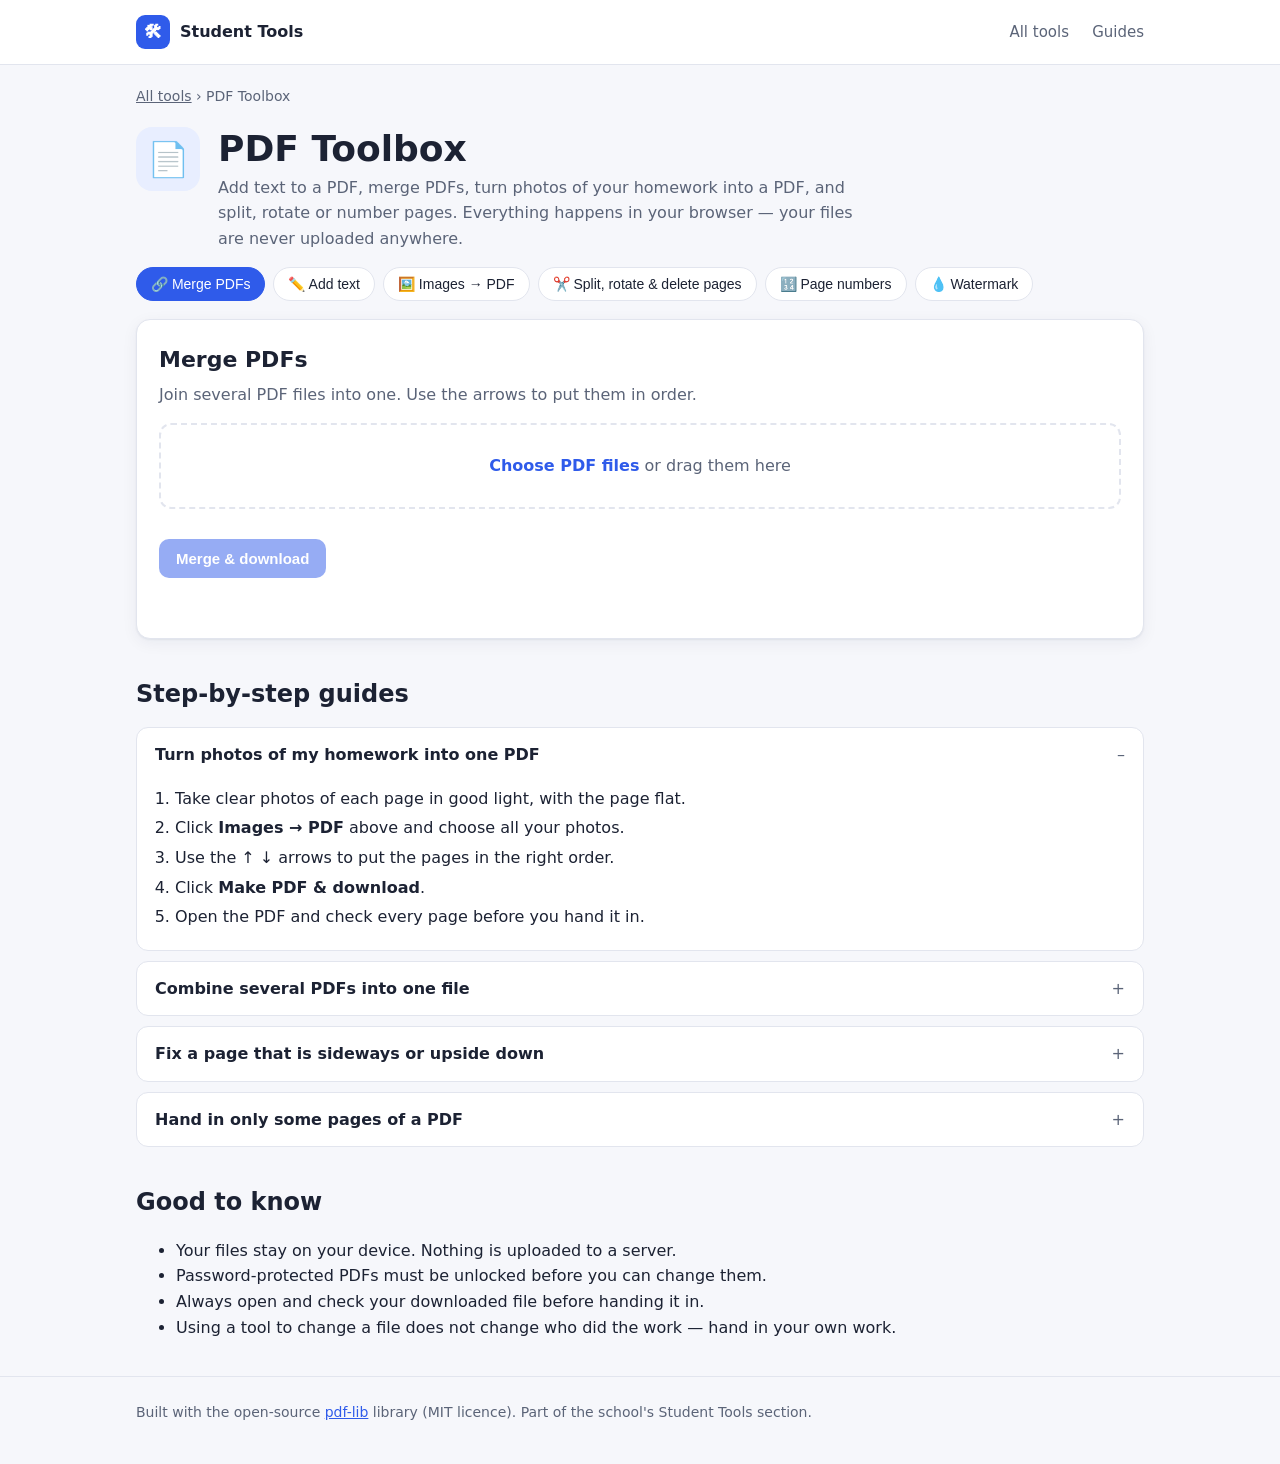
<file: tools/stirling-pdf.html>
<!doctype html>
<html lang="en">
<head>
  <meta charset="utf-8">
  <meta name="viewport" content="width=device-width, initial-scale=1">
  <title>Stirling PDF</title>
  <meta name="description" content="Merge, split, compress, convert and OCR PDF files with Stirling PDF — a guide for students.">
  <link rel="stylesheet" href="../assets/style.css">
</head>
<body>
  <header class="site-header">
    <div class="wrap">
      <a class="brand" href="../index.html"><span class="brand-mark">🛠</span> Student Tools</a>
      <nav>
        <a href="../index.html">All tools</a>
        <a href="#guides">Guides</a>
      </nav>
    </div>
  </header>

  <main class="wrap">
    <div class="crumbs"><a href="../index.html">All tools</a> › Stirling PDF</div>

    <div class="tool-hero">
      <div class="card-icon" aria-hidden="true">📄</div>
      <div>
        <h1>Stirling PDF</h1>
        <p>A free, open-source toolbox for PDF files. Combine your notes, shrink a file so it fits the upload limit, turn photos of your homework into a PDF, and much more.</p>
        <div class="card-actions">
          <a id="open-tool" class="btn btn-primary" href="#" target="_blank" rel="noopener">Open Stirling PDF ↗</a>
          <button id="toggle-embed" class="btn btn-ghost" type="button">Use it on this page</button>
          <a id="source" class="btn btn-ghost" href="#" target="_blank" rel="noopener">Source code</a>
        </div>
      </div>
    </div>

    <div id="setup-notice" class="notice" hidden>
      <strong>For the website admin:</strong> the “Open” button still points to <code id="current-url"></code>.
      Set <code>openUrl</code> in <code>assets/tools.js</code> to the address where the school hosts Stirling PDF. See <code>README.md</code> for setup.
    </div>

    <section id="embed-section" class="block" hidden>
      <h2>Stirling PDF</h2>
      <iframe id="embed" class="embed-frame" title="Stirling PDF" loading="lazy"></iframe>
      <p class="tip">If the box above stays blank, use the “Open Stirling PDF” button instead.</p>
    </section>

    <section class="block">
      <h2>What can it do?</h2>
      <div class="features">
        <div class="feature"><strong>🔗 Merge</strong><span>Join several PDFs into one file.</span></div>
        <div class="feature"><strong>✂️ Split</strong><span>Break a PDF into pages or sections.</span></div>
        <div class="feature"><strong>🗜️ Compress</strong><span>Make big files smaller for uploading or emailing.</span></div>
        <div class="feature"><strong>🖼️ Images → PDF</strong><span>Turn photos of handwritten work into one PDF.</span></div>
        <div class="feature"><strong>📝 Office → PDF</strong><span>Convert Word, PowerPoint and Excel files.</span></div>
        <div class="feature"><strong>🔄 PDF → Images / Word</strong><span>Get pictures or editable text out of a PDF.</span></div>
        <div class="feature"><strong>🔍 OCR</strong><span>Make scanned pages searchable and copyable.</span></div>
        <div class="feature"><strong>↩️ Rotate &amp; reorder</strong><span>Fix sideways pages and put pages in order.</span></div>
        <div class="feature"><strong>🔢 Page numbers</strong><span>Add page numbers to your assignment.</span></div>
        <div class="feature"><strong>💧 Watermark</strong><span>Add your name or a “Draft” stamp.</span></div>
        <div class="feature"><strong>✍️ Sign</strong><span>Draw or type a signature on a form.</span></div>
        <div class="feature"><strong>🔒 Password</strong><span>Lock a PDF, or unlock one you own.</span></div>
      </div>
    </section>

    <section id="guides" class="block">
      <h2>Step-by-step guides</h2>

      <details class="guide" open>
        <summary>Turn photos of my homework into one PDF</summary>
        <div class="body">
          <ol>
            <li>Take clear photos of each page in good light, with the page flat.</li>
            <li>Open Stirling PDF and search for <strong>“Image to PDF”</strong>.</li>
            <li>Select all your photos. Put them in the correct page order.</li>
            <li>Choose <strong>“Merge into single PDF”</strong>, then click <strong>Convert</strong>.</li>
            <li>Download the PDF and check every page before you hand it in.</li>
          </ol>
          <p class="tip">Tip: if the file is too big to upload, follow the “Compress” guide next.</p>
        </div>
      </details>

      <details class="guide">
        <summary>My file is too big to upload — compress it</summary>
        <div class="body">
          <ol>
            <li>Search for <strong>“Compress”</strong>.</li>
            <li>Upload your PDF.</li>
            <li>Pick a compression level. Start low; go higher only if it is still too big.</li>
            <li>Click <strong>Compress</strong> and download the new file.</li>
            <li>Open it and make sure the text and pictures are still easy to read.</li>
          </ol>
        </div>
      </details>

      <details class="guide">
        <summary>Combine my notes or worksheets into one file</summary>
        <div class="body">
          <ol>
            <li>Search for <strong>“Merge”</strong>.</li>
            <li>Upload all the PDFs you want to join.</li>
            <li>Drag them into the order you want (or sort by name).</li>
            <li>Click <strong>Merge</strong> and download the combined PDF.</li>
          </ol>
        </div>
      </details>

      <details class="guide">
        <summary>Convert a Word or PowerPoint file to PDF</summary>
        <div class="body">
          <ol>
            <li>Search for <strong>“Convert”</strong> and choose <strong>“File to PDF”</strong> (Office to PDF).</li>
            <li>Upload your .docx, .pptx or .xlsx file.</li>
            <li>Click <strong>Convert</strong> and download the PDF.</li>
          </ol>
          <p class="tip">Tip: always check the PDF — fonts and layouts can shift slightly.</p>
        </div>
      </details>

      <details class="guide">
        <summary>Fix sideways or upside-down pages</summary>
        <div class="body">
          <ol>
            <li>Search for <strong>“Rotate”</strong> to turn every page, or <strong>“Multi Tool”</strong> to rotate single pages.</li>
            <li>Upload the PDF and click the rotate arrows until each page is upright.</li>
            <li>Save / download the fixed PDF.</li>
          </ol>
        </div>
      </details>

      <details class="guide">
        <summary>Copy text from a scanned page (OCR)</summary>
        <div class="body">
          <ol>
            <li>Search for <strong>“OCR”</strong>.</li>
            <li>Upload the scanned PDF and choose the language of the text.</li>
            <li>Click <strong>Run OCR</strong>, then download the result.</li>
            <li>You can now search the PDF and copy its text.</li>
          </ol>
          <p class="tip">Tip: OCR works best on clear, printed text. Handwriting may not be recognised well.</p>
        </div>
      </details>

      <details class="guide">
        <summary>Take only the pages I need (split / select pages)</summary>
        <div class="body">
          <ol>
            <li>Search for <strong>“Split”</strong> or <strong>“Select pages”</strong>.</li>
            <li>Upload the PDF and type the page numbers, e.g. <code>1,3,5-8</code>.</li>
            <li>Click the button to process, then download.</li>
          </ol>
        </div>
      </details>
    </section>

    <section class="block">
      <h2>Stay safe</h2>
      <ul>
        <li>Only upload your own school work — never other people's private documents.</li>
        <li>Always open and check your downloaded file before handing it in.</li>
        <li>Keep a copy of your original file in case something goes wrong.</li>
        <li>Using a tool to change a file does not change who did the work — hand in your own work.</li>
      </ul>
    </section>
  </main>

  <footer class="site-footer">
    <div class="wrap">
      Stirling PDF is open-source software by Stirling Tools —
      <a href="https://github.com/Stirling-Tools/stirling-pdf" target="_blank" rel="noopener">github.com/Stirling-Tools/stirling-pdf</a>.
      This guide is part of the school's Student Tools section.
    </div>
  </footer>

  <script src="../assets/tools.js"></script>
  <script>
    (function () {
      var tool = TOOLS.find(function (t) { return t.id === "stirling-pdf"; });
      // Stirling PDF is switched off in assets/tools.js until it has a server — send visitors to the PDF Toolbox.
      if (!tool) { location.replace("pdf-tools.html"); return; }
      var open = document.getElementById("open-tool");
      var embedBtn = document.getElementById("toggle-embed");
      var embedSection = document.getElementById("embed-section");
      var frame = document.getElementById("embed");

      open.href = tool.openUrl;
      document.getElementById("source").href = tool.source;

      // Remind the admin if the default local address is still configured.
      if (/localhost|127\.0\.0\.1/.test(tool.openUrl)) {
        document.getElementById("current-url").textContent = tool.openUrl;
        document.getElementById("setup-notice").hidden = false;
      }

      embedBtn.addEventListener("click", function () {
        var show = embedSection.hidden;
        embedSection.hidden = !show;
        if (show && !frame.src) frame.src = tool.openUrl;
        embedBtn.textContent = show ? "Hide tool" : "Use it on this page";
        if (show) embedSection.scrollIntoView({ behavior: "smooth" });
      });
    })();
  </script>
</body>
</html>
</file>
<file: assets/style.css>
/* Student Tools — shared styles */
:root {
  --bg: #f6f7fb;
  --surface: #ffffff;
  --text: #1c2233;
  --muted: #5b6478;
  --border: #e2e5ee;
  --accent: #2f5bea;
  --accent-soft: #e8eeff;
  --ok: #1f8a4c;
  --warn-bg: #fff6e0;
  --warn-text: #7a5300;
  --radius: 14px;
  --shadow: 0 1px 2px rgba(20, 30, 60, .06), 0 4px 16px rgba(20, 30, 60, .06);
  color-scheme: light;
}
@media (prefers-color-scheme: dark) {
  :root {
    --bg: #11141c;
    --surface: #1a1f2b;
    --text: #e8ebf3;
    --muted: #9aa3b8;
    --border: #2b3242;
    --accent: #7c9bff;
    --accent-soft: #232c45;
    --ok: #5fd08f;
    --warn-bg: #3a3020;
    --warn-text: #f2d08a;
    --shadow: none;
    color-scheme: dark;
  }
}

* { box-sizing: border-box; }
html { -webkit-text-size-adjust: 100%; }
body {
  margin: 0;
  background: var(--bg);
  color: var(--text);
  font: 16px/1.6 system-ui, -apple-system, "Segoe UI", Roboto, sans-serif;
}
a { color: var(--accent); }
img { max-width: 100%; }

.wrap { max-width: 1040px; margin: 0 auto; padding: 0 16px; }

/* Header */
.site-header {
  background: var(--surface);
  border-bottom: 1px solid var(--border);
}
.site-header .wrap {
  display: flex; align-items: center; justify-content: space-between;
  gap: 12px; min-height: 64px;
}
.brand { display: flex; align-items: center; gap: 10px; font-weight: 700; color: var(--text); text-decoration: none; }
.brand-mark {
  width: 34px; height: 34px; border-radius: 9px;
  display: grid; place-items: center;
  background: var(--accent); color: #fff; font-size: 18px;
}
.site-header nav a { color: var(--muted); text-decoration: none; margin-left: 18px; font-size: 15px; }
.site-header nav a:hover { color: var(--accent); }

/* Hero */
.hero { padding: 48px 0 28px; }
.hero h1 { font-size: clamp(28px, 5vw, 40px); line-height: 1.2; margin: 0 0 10px; }
.hero p { color: var(--muted); max-width: 640px; margin: 0; font-size: 18px; }

/* Search + filters */
.controls { display: flex; flex-wrap: wrap; gap: 10px; margin: 24px 0 8px; }
.search {
  flex: 1 1 260px; padding: 12px 14px; font-size: 16px;
  border: 1px solid var(--border); border-radius: 10px;
  background: var(--surface); color: var(--text);
}
.search:focus { outline: 2px solid var(--accent); outline-offset: 1px; }
.chips { display: flex; flex-wrap: wrap; gap: 8px; }
.chip {
  border: 1px solid var(--border); background: var(--surface); color: var(--text);
  padding: 8px 14px; border-radius: 999px; cursor: pointer; font-size: 14px;
}
.chip[aria-pressed="true"] { background: var(--accent); border-color: var(--accent); color: #fff; }

/* Tool grid */
.grid {
  display: grid; gap: 16px; margin: 20px 0 48px;
  grid-template-columns: repeat(auto-fill, minmax(280px, 1fr));
}
.card {
  background: var(--surface); border: 1px solid var(--border);
  border-radius: var(--radius); box-shadow: var(--shadow);
  padding: 20px; display: flex; flex-direction: column; gap: 10px;
}
.card-top { display: flex; align-items: center; gap: 12px; }
.card-icon {
  width: 46px; height: 46px; border-radius: 12px; font-size: 24px;
  display: grid; place-items: center; background: var(--accent-soft);
}
.card h3 { margin: 0; font-size: 19px; }
.card .cat { font-size: 13px; color: var(--muted); }
.card p { margin: 0; color: var(--muted); flex: 1; }
.card-actions { display: flex; gap: 8px; flex-wrap: wrap; margin-top: 6px; }
.empty { color: var(--muted); padding: 24px 0; }

/* Buttons */
.btn {
  display: inline-flex; align-items: center; gap: 6px;
  padding: 10px 16px; border-radius: 10px; font-weight: 600; font-size: 15px;
  text-decoration: none; border: 1px solid transparent; cursor: pointer;
}
.btn-primary { background: var(--accent); color: #fff; }
.btn-primary:hover { filter: brightness(1.08); }
.btn-ghost { background: transparent; color: var(--accent); border-color: var(--border); }
.btn-ghost:hover { background: var(--accent-soft); }

/* Tool page */
.crumbs { font-size: 14px; color: var(--muted); padding-top: 20px; }
.crumbs a { color: var(--muted); }
.tool-hero { display: flex; gap: 18px; align-items: flex-start; padding: 20px 0 8px; flex-wrap: wrap; }
.tool-hero .card-icon { width: 64px; height: 64px; font-size: 34px; border-radius: 16px; }
.tool-hero h1 { margin: 0 0 4px; font-size: clamp(26px, 4.5vw, 36px); line-height: 1.2; }
.tool-hero p { margin: 0; color: var(--muted); max-width: 640px; }
.tool-hero .card-actions { margin-top: 14px; }

.notice {
  background: var(--warn-bg); color: var(--warn-text);
  border-radius: 10px; padding: 12px 16px; margin: 16px 0; font-size: 15px;
}
.notice code { background: rgba(0,0,0,.07); padding: 1px 5px; border-radius: 4px; }

section.block { margin: 36px 0; }
section.block > h2 { font-size: 24px; margin: 0 0 14px; }

.features {
  display: grid; gap: 12px;
  grid-template-columns: repeat(auto-fill, minmax(220px, 1fr));
}
.feature {
  background: var(--surface); border: 1px solid var(--border);
  border-radius: 12px; padding: 14px 16px;
}
.feature strong { display: block; margin-bottom: 2px; }
.feature span { color: var(--muted); font-size: 14px; }

details.guide {
  background: var(--surface); border: 1px solid var(--border);
  border-radius: 12px; margin-bottom: 10px; overflow: hidden;
}
details.guide summary {
  cursor: pointer; padding: 14px 18px; font-weight: 600; list-style: none;
  display: flex; justify-content: space-between; gap: 12px;
}
details.guide summary::-webkit-details-marker { display: none; }
details.guide summary::after { content: "+"; color: var(--muted); font-weight: 400; }
details.guide[open] summary::after { content: "–"; }
details.guide .body { padding: 0 18px 16px; }
details.guide ol { margin: 0; padding-left: 20px; }
details.guide li { margin: 4px 0; }
.tip { color: var(--ok); font-size: 14px; margin-top: 8px; }

.embed-frame {
  width: 100%; height: 80vh; min-height: 520px;
  border: 1px solid var(--border); border-radius: var(--radius); background: var(--surface);
}

pre {
  background: #0f1320; color: #e6e9f2; padding: 14px 16px;
  border-radius: 10px; overflow-x: auto; font-size: 14px;
}

/* Footer */
.site-footer { border-top: 1px solid var(--border); color: var(--muted); font-size: 14px; padding: 24px 0 40px; }

@media (max-width: 560px) {
  .site-header nav a { margin-left: 12px; }
  .hero { padding-top: 32px; }
}
</file>
